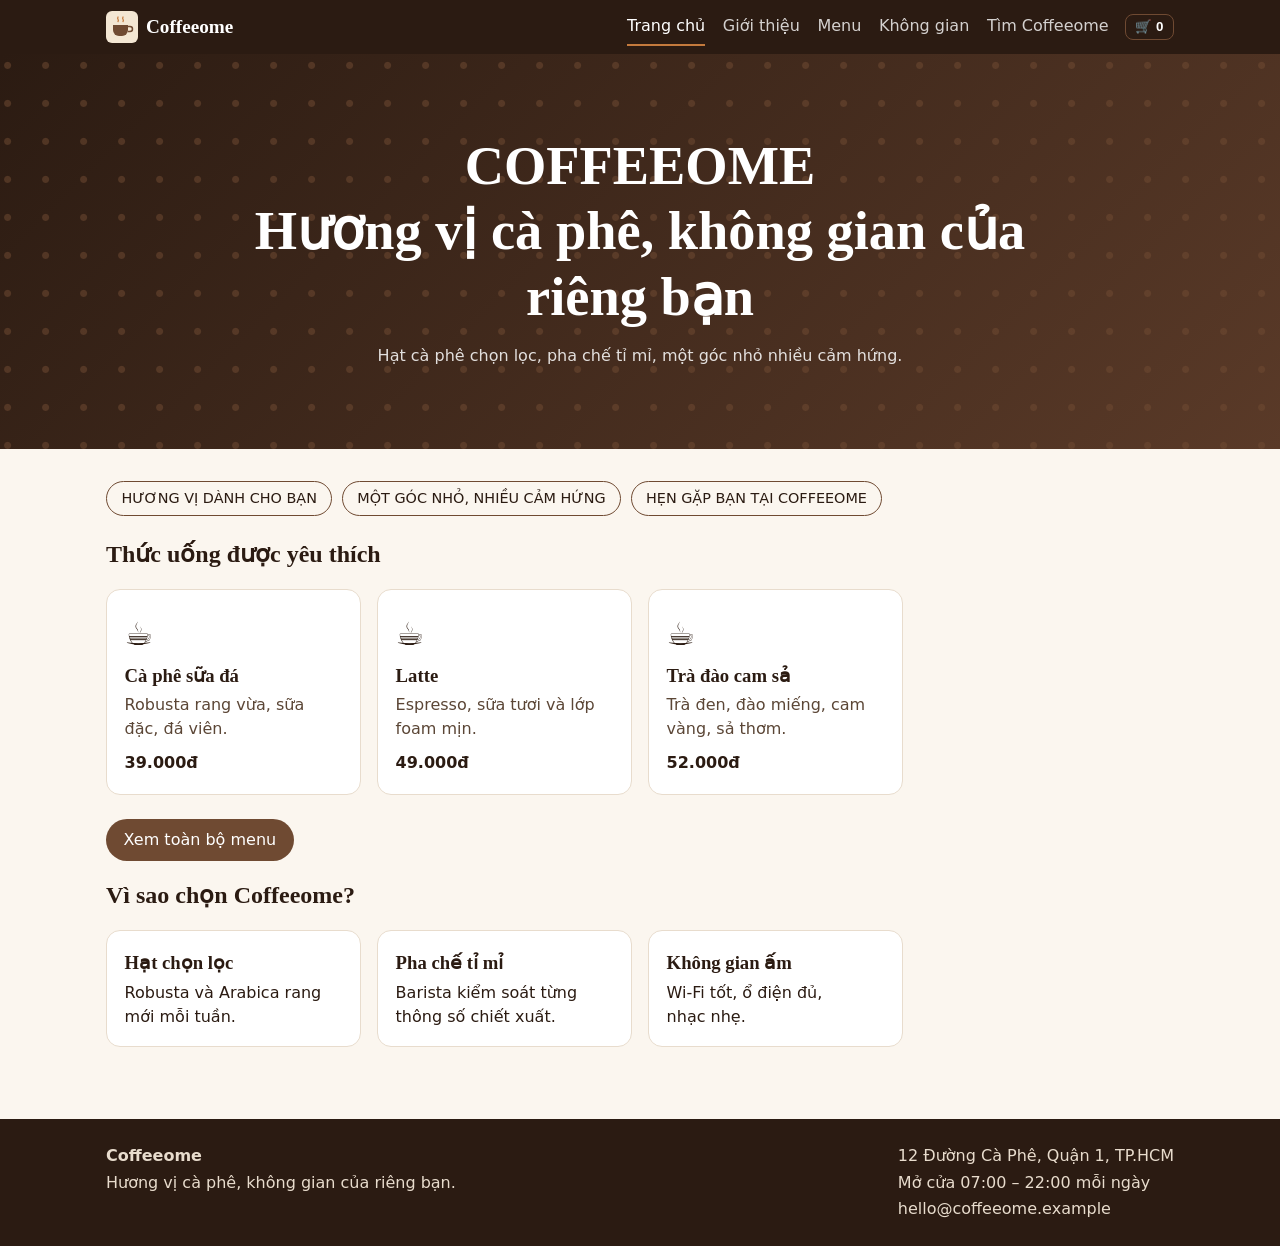
<file: index.html>
<!doctype html><html lang="vi"><head><meta charset="utf-8"><meta name="viewport" content="width=device-width,initial-scale=1">
<title>Coffeeome – Hương vị cà phê, không gian của riêng bạn</title><meta name="description" content="Coffeeome là quán cà phê với menu cà phê, trà, đá xay, bánh và không gian ấm cúng để làm việc, gặp gỡ. Xem menu và đặt món online."><link rel="canonical" href="https://nguyenquison.github.io/coffeeome/">
<meta property="og:type" content="website"><meta property="og:title" content="Coffeeome – Hương vị cà phê, không gian của riêng bạn"><meta property="og:description" content="Coffeeome là quán cà phê với menu cà phê, trà, đá xay, bánh và không gian ấm cúng để làm việc, gặp gỡ. Xem menu và đặt món online."><meta property="og:url" content="https://nguyenquison.github.io/coffeeome/"><meta property="og:locale" content="vi_VN"><meta name="twitter:card" content="summary">
<link rel="icon" href="assets/logo.svg" type="image/svg+xml"><link rel="stylesheet" href="assets/style.css"><script type="application/ld+json">{"@context": "https://schema.org", "@type": "CafeOrCoffeeShop", "name": "Coffeeome", "url": "https://nguyenquison.github.io/coffeeome/", "slogan": "Hương vị cà phê, không gian của riêng bạn", "servesCuisine": "Cà phê", "priceRange": "35.000đ - 59.000đ", "address": {"@type": "PostalAddress", "streetAddress": "12 Đường Cà Phê", "addressLocality": "Quận 1", "addressRegion": "TP.HCM", "addressCountry": "VN"}, "openingHours": "Mo-Su 07:00-22:00"}</script></head><body>
<a class="skip" href="#main">Bỏ qua điều hướng</a>
<header><div class="nav"><a class="brand" href="./"><img src="assets/logo.svg" alt="" width="32" height="32">Coffeeome</a><button id="tg" aria-label="Mở menu">☰</button><nav id="nav" aria-label="Chính"><a href="./" aria-current=page>Trang chủ</a><a href="gioi-thieu/">Giới thiệu</a><a href="menu/">Menu</a><a href="khong-gian/">Không gian</a><a href="tim-coffeeome/">Tìm Coffeeome</a></nav><button id="cb" aria-label="Giỏ hàng">🛒 <b id="cnt">0</b></button></div></header>
<main id="main"><section class="hero"><h1>COFFEEOME<br>Hương vị cà phê, không gian của riêng bạn</h1><p>Hạt cà phê chọn lọc, pha chế tỉ mỉ, một góc nhỏ nhiều cảm hứng.</p></section><section class="wrap"><div class="tags"><a href="menu/">Hương vị dành cho bạn</a><a href="khong-gian/">Một góc nhỏ, nhiều cảm hứng</a><a href="tim-coffeeome/">Hẹn gặp bạn tại Coffeeome</a></div>
<h2>Thức uống được yêu thích</h2><div class="grid"><article class="dish"><div class="ico">☕</div><h3>Cà phê sữa đá</h3><p>Robusta rang vừa, sữa đặc, đá viên.</p><b>39.000đ</b></article><article class="dish"><div class="ico">☕</div><h3>Latte</h3><p>Espresso, sữa tươi và lớp foam mịn.</p><b>49.000đ</b></article><article class="dish"><div class="ico">☕</div><h3>Trà đào cam sả</h3><p>Trà đen, đào miếng, cam vàng, sả thơm.</p><b>52.000đ</b></article></div><p><a class="btn" href="menu/">Xem toàn bộ menu</a></p>
<h2>Vì sao chọn Coffeeome?</h2><div class="grid"><div class="card"><h3>Hạt chọn lọc</h3><p>Robusta và Arabica rang mới mỗi tuần.</p></div><div class="card"><h3>Pha chế tỉ mỉ</h3><p>Barista kiểm soát từng thông số chiết xuất.</p></div><div class="card"><h3>Không gian ấm</h3><p>Wi-Fi tốt, ổ điện đủ, nhạc nhẹ.</p></div></div></section></main>
<aside id="cart" aria-label="Giỏ hàng" hidden><h2>Giỏ hàng</h2><div id="lines"></div><p>Tổng: <b id="total">0đ</b></p><button class="btn" id="send">Gửi đơn hàng</button> <button class="btn ghost" id="clr">Xóa hết</button> <button class="btn ghost" id="cx">Đóng</button></aside>
<footer><div><b>Coffeeome</b><br>Hương vị cà phê, không gian của riêng bạn.</div><div>12 Đường Cà Phê, Quận 1, TP.HCM<br>Mở cửa 07:00 – 22:00 mỗi ngày<br>hello@coffeeome.example</div></footer>
<script src="assets/app.js"></script></body></html>
</file>
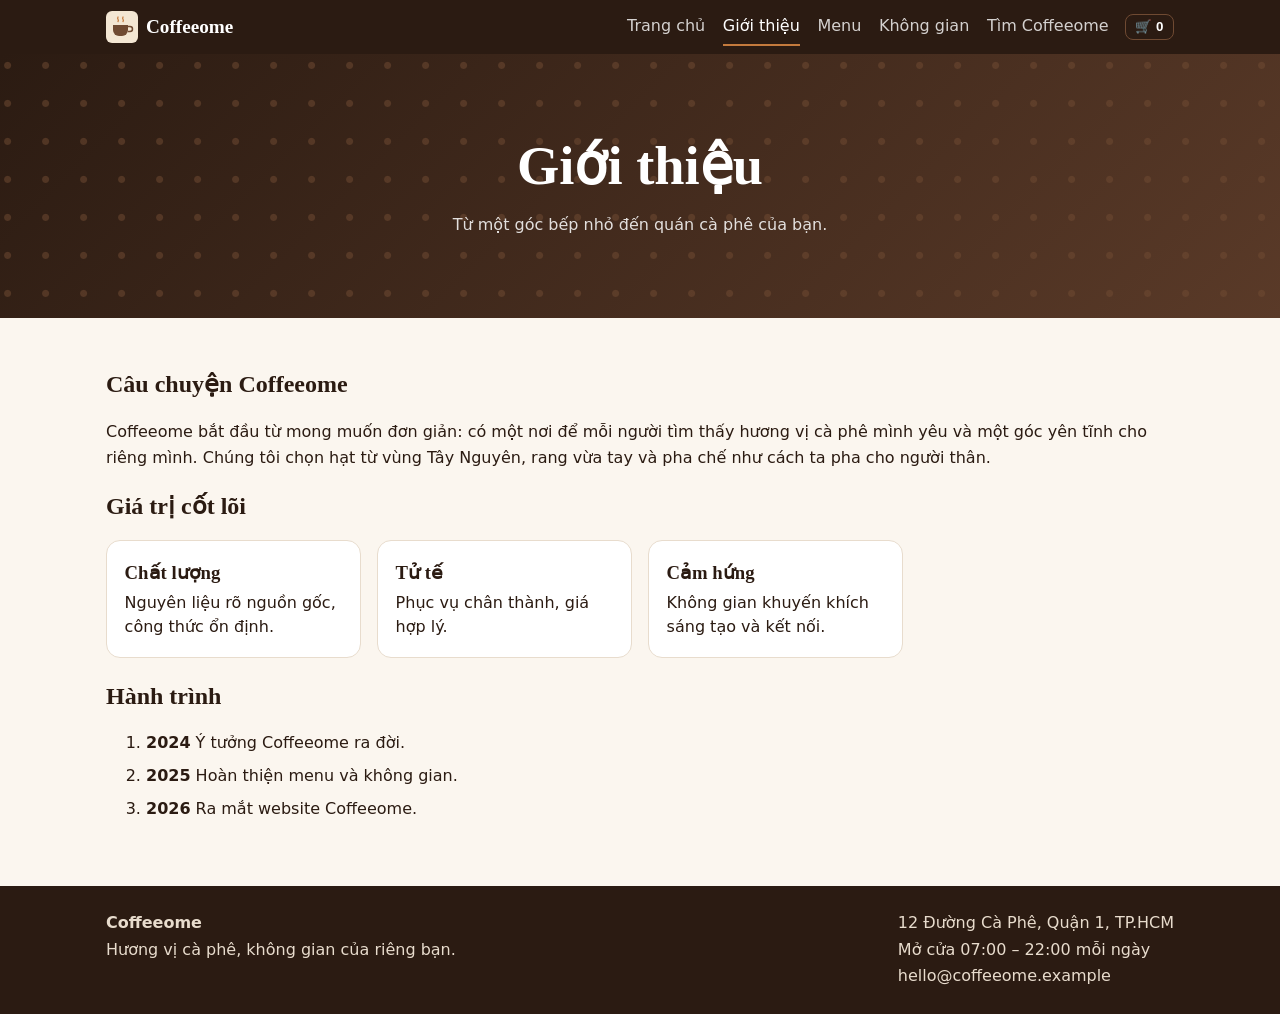
<file: gioi-thieu/index.html>
<!doctype html><html lang="vi"><head><meta charset="utf-8"><meta name="viewport" content="width=device-width,initial-scale=1">
<title>Giới thiệu Coffeeome – Câu chuyện và giá trị</title><meta name="description" content="Câu chuyện hình thành, giá trị cốt lõi và cách Coffeeome chọn hạt, pha chế để mang đến ly cà phê trọn vị."><link rel="canonical" href="https://nguyenquison.github.io/coffeeome/gioi-thieu/">
<meta property="og:type" content="website"><meta property="og:title" content="Giới thiệu Coffeeome – Câu chuyện và giá trị"><meta property="og:description" content="Câu chuyện hình thành, giá trị cốt lõi và cách Coffeeome chọn hạt, pha chế để mang đến ly cà phê trọn vị."><meta property="og:url" content="https://nguyenquison.github.io/coffeeome/gioi-thieu/"><meta property="og:locale" content="vi_VN"><meta name="twitter:card" content="summary">
<link rel="icon" href="../assets/logo.svg" type="image/svg+xml"><link rel="stylesheet" href="../assets/style.css"></head><body>
<a class="skip" href="#main">Bỏ qua điều hướng</a>
<header><div class="nav"><a class="brand" href="../"><img src="../assets/logo.svg" alt="" width="32" height="32">Coffeeome</a><button id="tg" aria-label="Mở menu">☰</button><nav id="nav" aria-label="Chính"><a href="../">Trang chủ</a><a href="../gioi-thieu/" aria-current=page>Giới thiệu</a><a href="../menu/">Menu</a><a href="../khong-gian/">Không gian</a><a href="../tim-coffeeome/">Tìm Coffeeome</a></nav><button id="cb" aria-label="Giỏ hàng">🛒 <b id="cnt">0</b></button></div></header>
<main id="main"><section class="hero"><h1>Giới thiệu</h1><p>Từ một góc bếp nhỏ đến quán cà phê của bạn.</p></section><section class="wrap"><h2>Câu chuyện Coffeeome</h2><p>Coffeeome bắt đầu từ mong muốn đơn giản: có một nơi để mỗi người tìm thấy hương vị cà phê mình yêu và một góc yên tĩnh cho riêng mình. Chúng tôi chọn hạt từ vùng Tây Nguyên, rang vừa tay và pha chế như cách ta pha cho người thân.</p>
<h2>Giá trị cốt lõi</h2><div class="grid"><div class="card"><h3>Chất lượng</h3><p>Nguyên liệu rõ nguồn gốc, công thức ổn định.</p></div><div class="card"><h3>Tử tế</h3><p>Phục vụ chân thành, giá hợp lý.</p></div><div class="card"><h3>Cảm hứng</h3><p>Không gian khuyến khích sáng tạo và kết nối.</p></div></div>
<h2>Hành trình</h2><ol class="tl"><li><b>2024</b> Ý tưởng Coffeeome ra đời.</li><li><b>2025</b> Hoàn thiện menu và không gian.</li><li><b>2026</b> Ra mắt website Coffeeome.</li></ol></section></main>
<aside id="cart" aria-label="Giỏ hàng" hidden><h2>Giỏ hàng</h2><div id="lines"></div><p>Tổng: <b id="total">0đ</b></p><button class="btn" id="send">Gửi đơn hàng</button> <button class="btn ghost" id="clr">Xóa hết</button> <button class="btn ghost" id="cx">Đóng</button></aside>
<footer><div><b>Coffeeome</b><br>Hương vị cà phê, không gian của riêng bạn.</div><div>12 Đường Cà Phê, Quận 1, TP.HCM<br>Mở cửa 07:00 – 22:00 mỗi ngày<br>hello@coffeeome.example</div></footer>
<script src="../assets/app.js"></script></body></html>
</file>
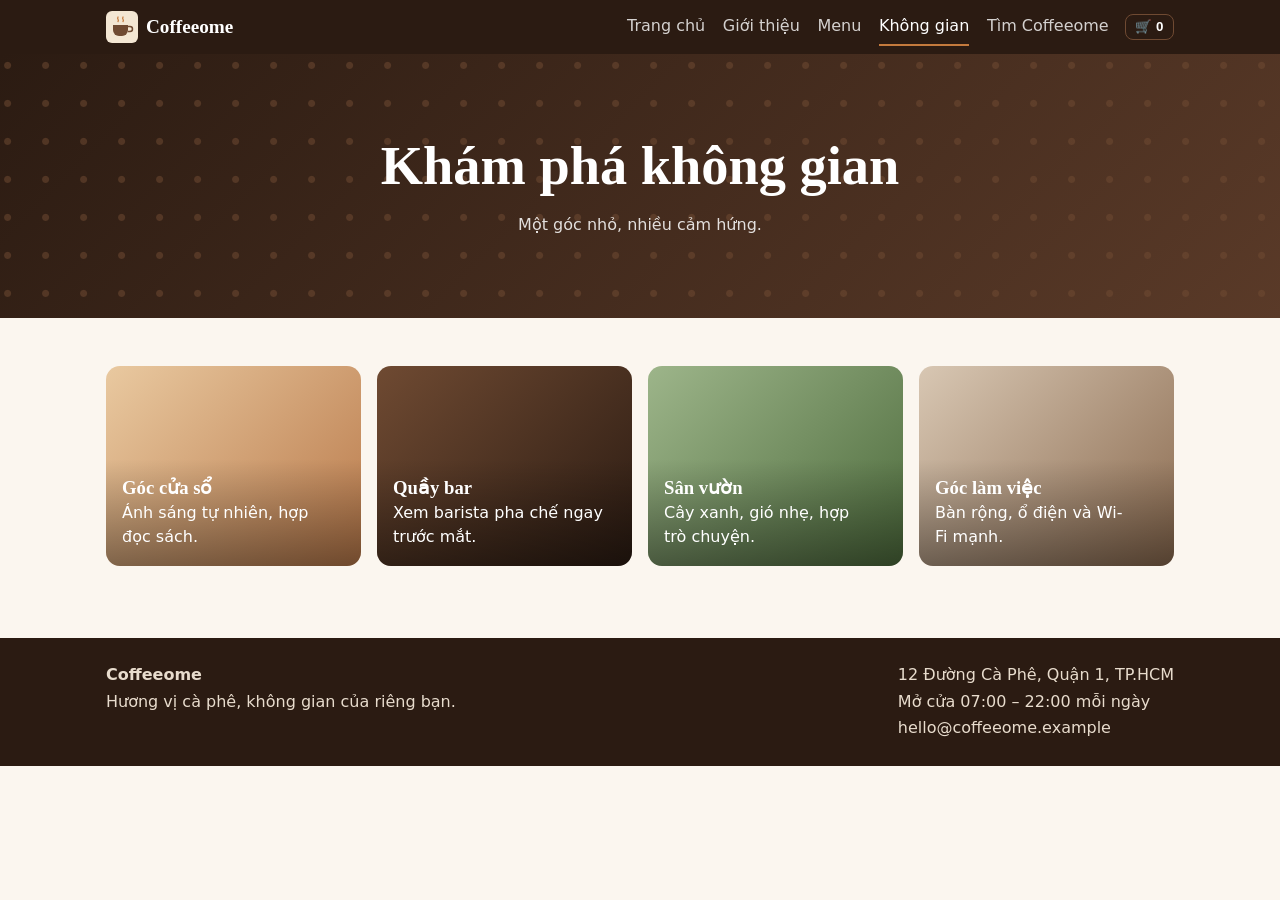
<file: khong-gian/index.html>
<!doctype html><html lang="vi"><head><meta charset="utf-8"><meta name="viewport" content="width=device-width,initial-scale=1">
<title>Không gian Coffeeome – Góc nhỏ nhiều cảm hứng</title><meta name="description" content="Khám phá không gian Coffeeome: góc cửa sổ, quầy bar, sân vườn và góc làm việc yên tĩnh."><link rel="canonical" href="https://nguyenquison.github.io/coffeeome/khong-gian/">
<meta property="og:type" content="website"><meta property="og:title" content="Không gian Coffeeome – Góc nhỏ nhiều cảm hứng"><meta property="og:description" content="Khám phá không gian Coffeeome: góc cửa sổ, quầy bar, sân vườn và góc làm việc yên tĩnh."><meta property="og:url" content="https://nguyenquison.github.io/coffeeome/khong-gian/"><meta property="og:locale" content="vi_VN"><meta name="twitter:card" content="summary">
<link rel="icon" href="../assets/logo.svg" type="image/svg+xml"><link rel="stylesheet" href="../assets/style.css"></head><body>
<a class="skip" href="#main">Bỏ qua điều hướng</a>
<header><div class="nav"><a class="brand" href="../"><img src="../assets/logo.svg" alt="" width="32" height="32">Coffeeome</a><button id="tg" aria-label="Mở menu">☰</button><nav id="nav" aria-label="Chính"><a href="../">Trang chủ</a><a href="../gioi-thieu/">Giới thiệu</a><a href="../menu/">Menu</a><a href="../khong-gian/" aria-current=page>Không gian</a><a href="../tim-coffeeome/">Tìm Coffeeome</a></nav><button id="cb" aria-label="Giỏ hàng">🛒 <b id="cnt">0</b></button></div></header>
<main id="main"><section class="hero"><h1>Khám phá không gian</h1><p>Một góc nhỏ, nhiều cảm hứng.</p></section><section class="wrap"><div class="grid"><figure class="space" style="background:linear-gradient(135deg,#e9c9a0,#b9794a)"><figcaption><h3>Góc cửa sổ</h3><p>Ánh sáng tự nhiên, hợp đọc sách.</p></figcaption></figure><figure class="space" style="background:linear-gradient(135deg,#6f4a32,#2b1b12)"><figcaption><h3>Quầy bar</h3><p>Xem barista pha chế ngay trước mắt.</p></figcaption></figure><figure class="space" style="background:linear-gradient(135deg,#9db58a,#4d6b3c)"><figcaption><h3>Sân vườn</h3><p>Cây xanh, gió nhẹ, hợp trò chuyện.</p></figcaption></figure><figure class="space" style="background:linear-gradient(135deg,#d8c7b3,#8a6a4f)"><figcaption><h3>Góc làm việc</h3><p>Bàn rộng, ổ điện và Wi-Fi mạnh.</p></figcaption></figure></div></section></main>
<aside id="cart" aria-label="Giỏ hàng" hidden><h2>Giỏ hàng</h2><div id="lines"></div><p>Tổng: <b id="total">0đ</b></p><button class="btn" id="send">Gửi đơn hàng</button> <button class="btn ghost" id="clr">Xóa hết</button> <button class="btn ghost" id="cx">Đóng</button></aside>
<footer><div><b>Coffeeome</b><br>Hương vị cà phê, không gian của riêng bạn.</div><div>12 Đường Cà Phê, Quận 1, TP.HCM<br>Mở cửa 07:00 – 22:00 mỗi ngày<br>hello@coffeeome.example</div></footer>
<script src="../assets/app.js"></script></body></html>
</file>
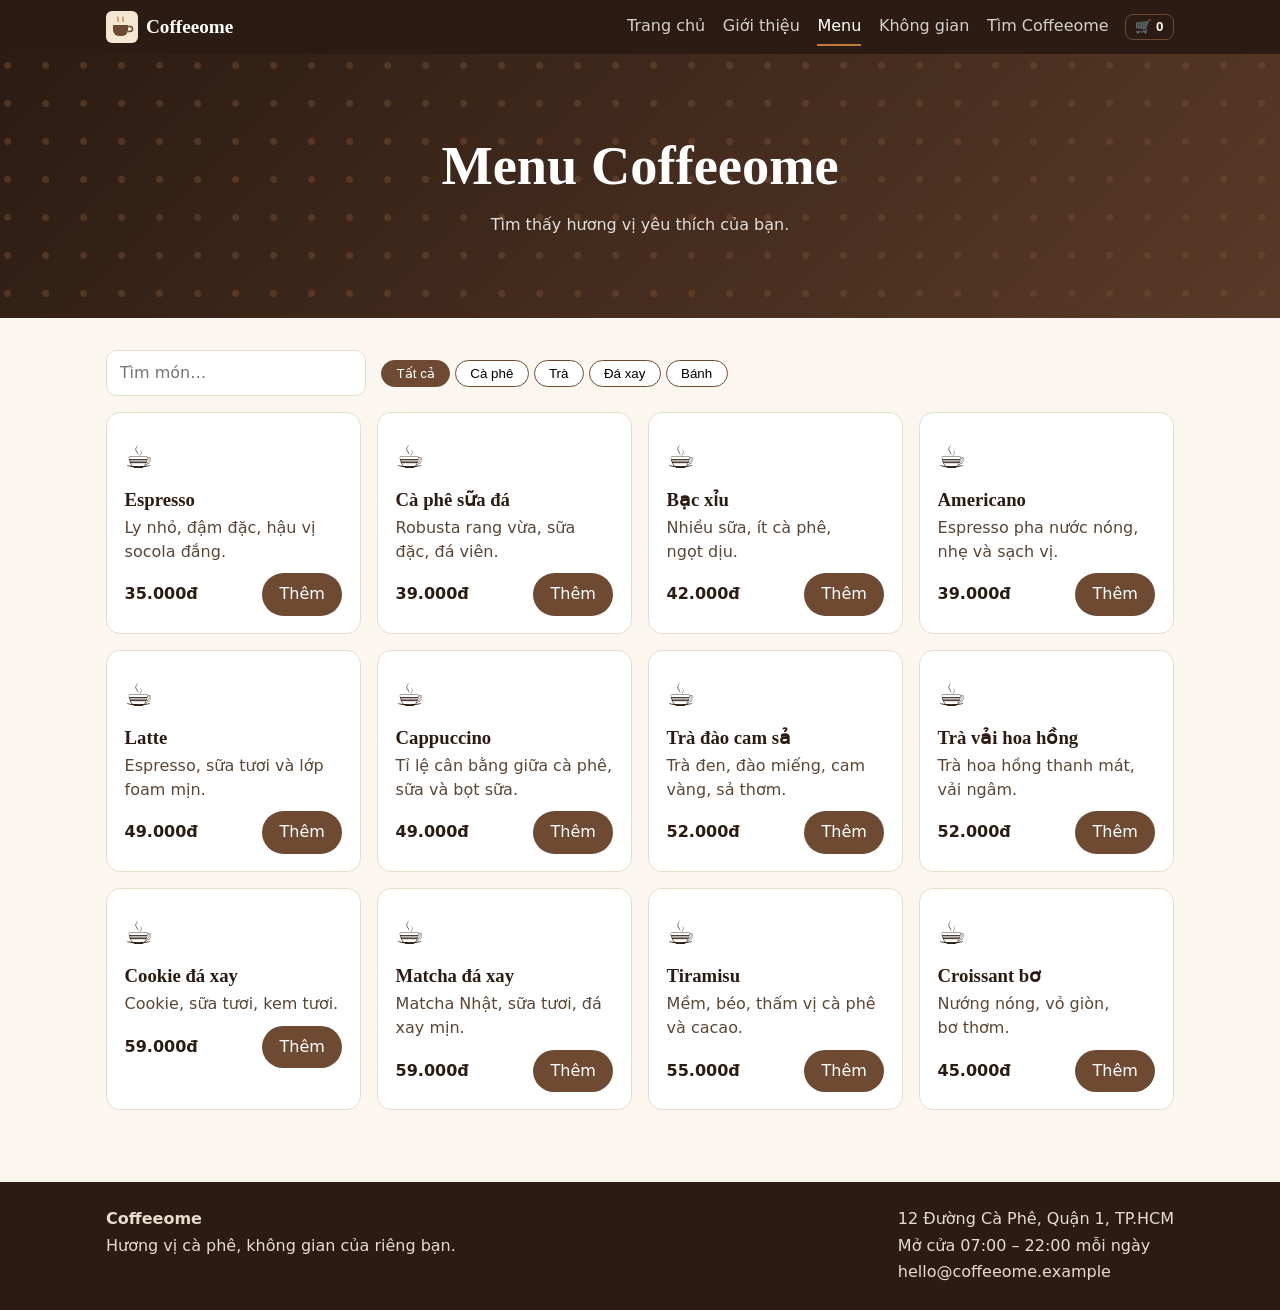
<file: menu/index.html>
<!doctype html><html lang="vi"><head><meta charset="utf-8"><meta name="viewport" content="width=device-width,initial-scale=1">
<title>Menu Coffeeome – Cà phê, trà, đá xay, bánh</title><meta name="description" content="Menu Coffeeome: cà phê, trà trái cây, đá xay và bánh ngọt, giá từ 35.000đ. Chọn món, thêm vào giỏ và gửi đơn nhanh."><link rel="canonical" href="https://nguyenquison.github.io/coffeeome/menu/">
<meta property="og:type" content="website"><meta property="og:title" content="Menu Coffeeome – Cà phê, trà, đá xay, bánh"><meta property="og:description" content="Menu Coffeeome: cà phê, trà trái cây, đá xay và bánh ngọt, giá từ 35.000đ. Chọn món, thêm vào giỏ và gửi đơn nhanh."><meta property="og:url" content="https://nguyenquison.github.io/coffeeome/menu/"><meta property="og:locale" content="vi_VN"><meta name="twitter:card" content="summary">
<link rel="icon" href="../assets/logo.svg" type="image/svg+xml"><link rel="stylesheet" href="../assets/style.css"></head><body>
<a class="skip" href="#main">Bỏ qua điều hướng</a>
<header><div class="nav"><a class="brand" href="../"><img src="../assets/logo.svg" alt="" width="32" height="32">Coffeeome</a><button id="tg" aria-label="Mở menu">☰</button><nav id="nav" aria-label="Chính"><a href="../">Trang chủ</a><a href="../gioi-thieu/">Giới thiệu</a><a href="../menu/" aria-current=page>Menu</a><a href="../khong-gian/">Không gian</a><a href="../tim-coffeeome/">Tìm Coffeeome</a></nav><button id="cb" aria-label="Giỏ hàng">🛒 <b id="cnt">0</b></button></div></header>
<main id="main"><section class="hero"><h1>Menu Coffeeome</h1><p>Tìm thấy hương vị yêu thích của bạn.</p></section><section class="wrap"><div class="tools"><input id="q" type="search" placeholder="Tìm món…" aria-label="Tìm món"><div><button class="chip on" data-f="all">Tất cả</button><button class="chip" data-f="ca-phe">Cà phê</button><button class="chip" data-f="tra">Trà</button><button class="chip" data-f="da-xay">Đá xay</button><button class="chip" data-f="banh">Bánh</button></div></div><div class="grid" id="dl"><article class="dish" data-c="ca-phe" data-n="espresso" data-id="0" data-name="Espresso" data-price="35000"><div class="ico">☕</div><h3>Espresso</h3><p>Ly nhỏ, đậm đặc, hậu vị socola đắng.</p><div class="row"><b>35.000đ</b><button class="btn add">Thêm</button></div></article><article class="dish" data-c="ca-phe" data-n="cà phê sữa đá" data-id="1" data-name="Cà phê sữa đá" data-price="39000"><div class="ico">☕</div><h3>Cà phê sữa đá</h3><p>Robusta rang vừa, sữa đặc, đá viên.</p><div class="row"><b>39.000đ</b><button class="btn add">Thêm</button></div></article><article class="dish" data-c="ca-phe" data-n="bạc xỉu" data-id="2" data-name="Bạc xỉu" data-price="42000"><div class="ico">☕</div><h3>Bạc xỉu</h3><p>Nhiều sữa, ít cà phê, ngọt dịu.</p><div class="row"><b>42.000đ</b><button class="btn add">Thêm</button></div></article><article class="dish" data-c="ca-phe" data-n="americano" data-id="3" data-name="Americano" data-price="39000"><div class="ico">☕</div><h3>Americano</h3><p>Espresso pha nước nóng, nhẹ và sạch vị.</p><div class="row"><b>39.000đ</b><button class="btn add">Thêm</button></div></article><article class="dish" data-c="ca-phe" data-n="latte" data-id="4" data-name="Latte" data-price="49000"><div class="ico">☕</div><h3>Latte</h3><p>Espresso, sữa tươi và lớp foam mịn.</p><div class="row"><b>49.000đ</b><button class="btn add">Thêm</button></div></article><article class="dish" data-c="ca-phe" data-n="cappuccino" data-id="5" data-name="Cappuccino" data-price="49000"><div class="ico">☕</div><h3>Cappuccino</h3><p>Tỉ lệ cân bằng giữa cà phê, sữa và bọt sữa.</p><div class="row"><b>49.000đ</b><button class="btn add">Thêm</button></div></article><article class="dish" data-c="tra" data-n="trà đào cam sả" data-id="6" data-name="Trà đào cam sả" data-price="52000"><div class="ico">☕</div><h3>Trà đào cam sả</h3><p>Trà đen, đào miếng, cam vàng, sả thơm.</p><div class="row"><b>52.000đ</b><button class="btn add">Thêm</button></div></article><article class="dish" data-c="tra" data-n="trà vải hoa hồng" data-id="7" data-name="Trà vải hoa hồng" data-price="52000"><div class="ico">☕</div><h3>Trà vải hoa hồng</h3><p>Trà hoa hồng thanh mát, vải ngâm.</p><div class="row"><b>52.000đ</b><button class="btn add">Thêm</button></div></article><article class="dish" data-c="da-xay" data-n="cookie đá xay" data-id="8" data-name="Cookie đá xay" data-price="59000"><div class="ico">☕</div><h3>Cookie đá xay</h3><p>Cookie, sữa tươi, kem tươi.</p><div class="row"><b>59.000đ</b><button class="btn add">Thêm</button></div></article><article class="dish" data-c="da-xay" data-n="matcha đá xay" data-id="9" data-name="Matcha đá xay" data-price="59000"><div class="ico">☕</div><h3>Matcha đá xay</h3><p>Matcha Nhật, sữa tươi, đá xay mịn.</p><div class="row"><b>59.000đ</b><button class="btn add">Thêm</button></div></article><article class="dish" data-c="banh" data-n="tiramisu" data-id="10" data-name="Tiramisu" data-price="55000"><div class="ico">☕</div><h3>Tiramisu</h3><p>Mềm, béo, thấm vị cà phê và cacao.</p><div class="row"><b>55.000đ</b><button class="btn add">Thêm</button></div></article><article class="dish" data-c="banh" data-n="croissant bơ" data-id="11" data-name="Croissant bơ" data-price="45000"><div class="ico">☕</div><h3>Croissant bơ</h3><p>Nướng nóng, vỏ giòn, bơ thơm.</p><div class="row"><b>45.000đ</b><button class="btn add">Thêm</button></div></article></div><p id="none" hidden>Không tìm thấy món phù hợp.</p></section></main>
<aside id="cart" aria-label="Giỏ hàng" hidden><h2>Giỏ hàng</h2><div id="lines"></div><p>Tổng: <b id="total">0đ</b></p><button class="btn" id="send">Gửi đơn hàng</button> <button class="btn ghost" id="clr">Xóa hết</button> <button class="btn ghost" id="cx">Đóng</button></aside>
<footer><div><b>Coffeeome</b><br>Hương vị cà phê, không gian của riêng bạn.</div><div>12 Đường Cà Phê, Quận 1, TP.HCM<br>Mở cửa 07:00 – 22:00 mỗi ngày<br>hello@coffeeome.example</div></footer>
<script src="../assets/app.js"></script></body></html>
</file>
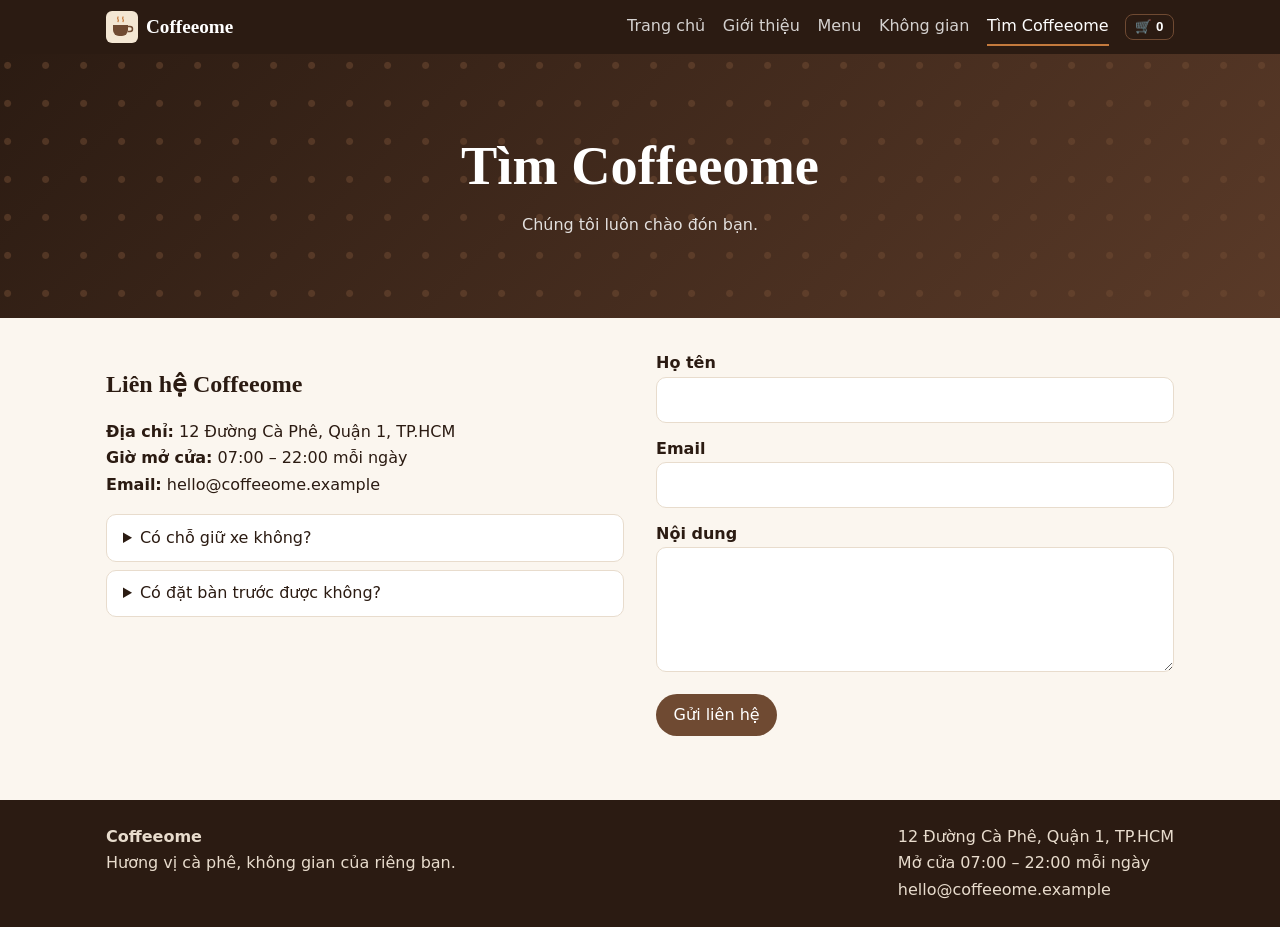
<file: tim-coffeeome/index.html>
<!doctype html><html lang="vi"><head><meta charset="utf-8"><meta name="viewport" content="width=device-width,initial-scale=1">
<title>Tìm Coffeeome – Liên hệ và giờ mở cửa</title><meta name="description" content="Địa chỉ, giờ mở cửa và form liên hệ Coffeeome. Chúng tôi luôn chào đón bạn."><link rel="canonical" href="https://nguyenquison.github.io/coffeeome/tim-coffeeome/">
<meta property="og:type" content="website"><meta property="og:title" content="Tìm Coffeeome – Liên hệ và giờ mở cửa"><meta property="og:description" content="Địa chỉ, giờ mở cửa và form liên hệ Coffeeome. Chúng tôi luôn chào đón bạn."><meta property="og:url" content="https://nguyenquison.github.io/coffeeome/tim-coffeeome/"><meta property="og:locale" content="vi_VN"><meta name="twitter:card" content="summary">
<link rel="icon" href="../assets/logo.svg" type="image/svg+xml"><link rel="stylesheet" href="../assets/style.css"></head><body>
<a class="skip" href="#main">Bỏ qua điều hướng</a>
<header><div class="nav"><a class="brand" href="../"><img src="../assets/logo.svg" alt="" width="32" height="32">Coffeeome</a><button id="tg" aria-label="Mở menu">☰</button><nav id="nav" aria-label="Chính"><a href="../">Trang chủ</a><a href="../gioi-thieu/">Giới thiệu</a><a href="../menu/">Menu</a><a href="../khong-gian/">Không gian</a><a href="../tim-coffeeome/" aria-current=page>Tìm Coffeeome</a></nav><button id="cb" aria-label="Giỏ hàng">🛒 <b id="cnt">0</b></button></div></header>
<main id="main"><section class="hero"><h1>Tìm Coffeeome</h1><p>Chúng tôi luôn chào đón bạn.</p></section><section class="wrap two"><div><h2>Liên hệ Coffeeome</h2><p><b>Địa chỉ:</b> 12 Đường Cà Phê, Quận 1, TP.HCM<br><b>Giờ mở cửa:</b> 07:00 – 22:00 mỗi ngày<br><b>Email:</b> hello@coffeeome.example</p><details><summary>Có chỗ giữ xe không?</summary><p>Có, miễn phí cho khách.</p></details><details><summary>Có đặt bàn trước được không?</summary><p>Được, hãy gửi form bên cạnh.</p></details></div>
<form id="cf" novalidate><label>Họ tên<input name="n" required></label><label>Email<input name="e" type="email" required></label><label>Nội dung<textarea name="m" rows="4" required></textarea></label><button class="btn">Gửi liên hệ</button><p id="ok" role="status"></p></form></section></main>
<aside id="cart" aria-label="Giỏ hàng" hidden><h2>Giỏ hàng</h2><div id="lines"></div><p>Tổng: <b id="total">0đ</b></p><button class="btn" id="send">Gửi đơn hàng</button> <button class="btn ghost" id="clr">Xóa hết</button> <button class="btn ghost" id="cx">Đóng</button></aside>
<footer><div><b>Coffeeome</b><br>Hương vị cà phê, không gian của riêng bạn.</div><div>12 Đường Cà Phê, Quận 1, TP.HCM<br>Mở cửa 07:00 – 22:00 mỗi ngày<br>hello@coffeeome.example</div></footer>
<script src="../assets/app.js"></script></body></html>
</file>
<file: assets/style.css>
:root{--bg:#fbf6ef;--ink:#2b1b12;--br:#6f4a32;--ac:#c47a3d;--ln:#e8dccd}
*{box-sizing:border-box}body{margin:0;font:16px/1.65 system-ui,"Segoe UI",Roboto,sans-serif;color:var(--ink);background:var(--bg)}
h1,h2,h3{font-family:Georgia,"Times New Roman",serif;line-height:1.2}a{color:inherit}
.skip{position:absolute;left:-999px}.skip:focus{left:8px;top:8px;background:#fff;padding:6px;z-index:9}
header{position:sticky;top:0;z-index:5;background:#2b1b12;color:#fff}
.nav{max-width:1100px;margin:auto;display:flex;align-items:center;gap:1rem;padding:.5rem 1rem}
.brand{display:flex;align-items:center;gap:.5rem;font:700 1.2rem Georgia,serif;text-decoration:none;margin-right:auto}
nav{display:flex;gap:1.1rem}nav a{text-decoration:none;opacity:.8;padding:.3rem 0}nav a:hover,nav a[aria-current]{opacity:1;border-bottom:2px solid var(--ac)}
#tg{display:none}#tg,#cb{background:none;border:1px solid #6f4a32;color:#fff;border-radius:8px;padding:.3rem .6rem;cursor:pointer}
.hero{background:radial-gradient(circle at 20% 30%,#6f4a3288 0 3px,transparent 4px) 0 0/38px 38px,linear-gradient(135deg,#2b1b12,#5a3a28);color:#fff;text-align:center;padding:5rem 1rem}
.hero h1{font-size:clamp(2rem,5vw,3.4rem);max-width:800px;margin:0 auto .8rem}.hero p{opacity:.85;max-width:560px;margin:auto}
.wrap{max-width:1100px;margin:auto;padding:2rem 1rem 3rem}.grid{display:grid;grid-template-columns:repeat(auto-fill,minmax(240px,1fr));gap:1rem;margin:1rem 0 1.5rem}
.card,.dish{background:#fff;border:1px solid var(--ln);border-radius:14px;padding:1.1rem}.dish .ico{font-size:2rem}.dish h3{margin:.3rem 0}.dish p{margin:0 0 .6rem;color:#5b4636}
.row{display:flex;justify-content:space-between;align-items:center}
.btn{display:inline-block;background:var(--br);color:#fff;border:0;border-radius:999px;padding:.5rem 1.1rem;text-decoration:none;cursor:pointer;font:inherit}.btn:hover{background:var(--ac)}.btn.ghost{background:none;color:var(--br);border:1px solid var(--br)}
.tags{display:flex;flex-wrap:wrap;gap:.6rem;margin-bottom:1.5rem}.tags a{border:1px solid var(--br);border-radius:999px;padding:.3rem .9rem;text-decoration:none;font-size:.9rem;text-transform:uppercase}
.tools{display:flex;flex-wrap:wrap;gap:.8rem;align-items:center}.tools input,form input,form textarea{padding:.55rem .8rem;border:1px solid var(--ln);border-radius:10px;font:inherit;width:100%}.tools input{max-width:260px}
.chip{border:1px solid var(--br);background:#fff;border-radius:999px;padding:.3rem .9rem;cursor:pointer;margin:.15rem}.chip.on{background:var(--br);color:#fff}
.space{margin:0;min-height:200px;border-radius:14px;color:#fff;display:flex;align-items:flex-end}.space figcaption{padding:1rem;background:linear-gradient(transparent,#0006);width:100%;border-radius:0 0 14px 14px}.space h3,.space p{margin:.1rem 0}
.two{display:grid;grid-template-columns:1fr 1fr;gap:2rem}form label{display:block;margin-bottom:.8rem;font-weight:600}.tl li{margin:.4rem 0}details{background:#fff;border:1px solid var(--ln);border-radius:10px;padding:.6rem 1rem;margin:.5rem 0}
#cart{position:fixed;right:0;top:0;bottom:0;width:min(360px,100%);background:#fff;padding:1rem;box-shadow:-6px 0 24px #0003;z-index:9;overflow:auto}#cart[hidden]{display:none}
.ln{display:flex;justify-content:space-between;gap:.5rem;border-bottom:1px solid var(--ln);padding:.4rem 0}.ln button{border:1px solid var(--ln);background:#fff;border-radius:6px;cursor:pointer}
footer{background:#2b1b12;color:#e8dccd;display:flex;flex-wrap:wrap;gap:2rem;justify-content:space-between;padding:1.5rem max(1rem,calc(50% - 534px))}
@media(max-width:760px){#tg{display:block}nav{display:none;position:absolute;top:100%;left:0;right:0;background:#2b1b12;flex-direction:column;padding:1rem}nav.open{display:flex}.two{grid-template-columns:1fr}}
/* Chỉnh khoảng cách chữ: dòng sát hơn, tránh từ lẻ cuối dòng */
.card h3{margin:.2rem 0 .4rem}.card p,.dish p,.space p{line-height:1.5;margin-top:0}.card p{margin-bottom:0}
p,h1,h2,h3,figcaption{text-wrap:pretty}h1,h2,h3{text-wrap:balance}
</file>
